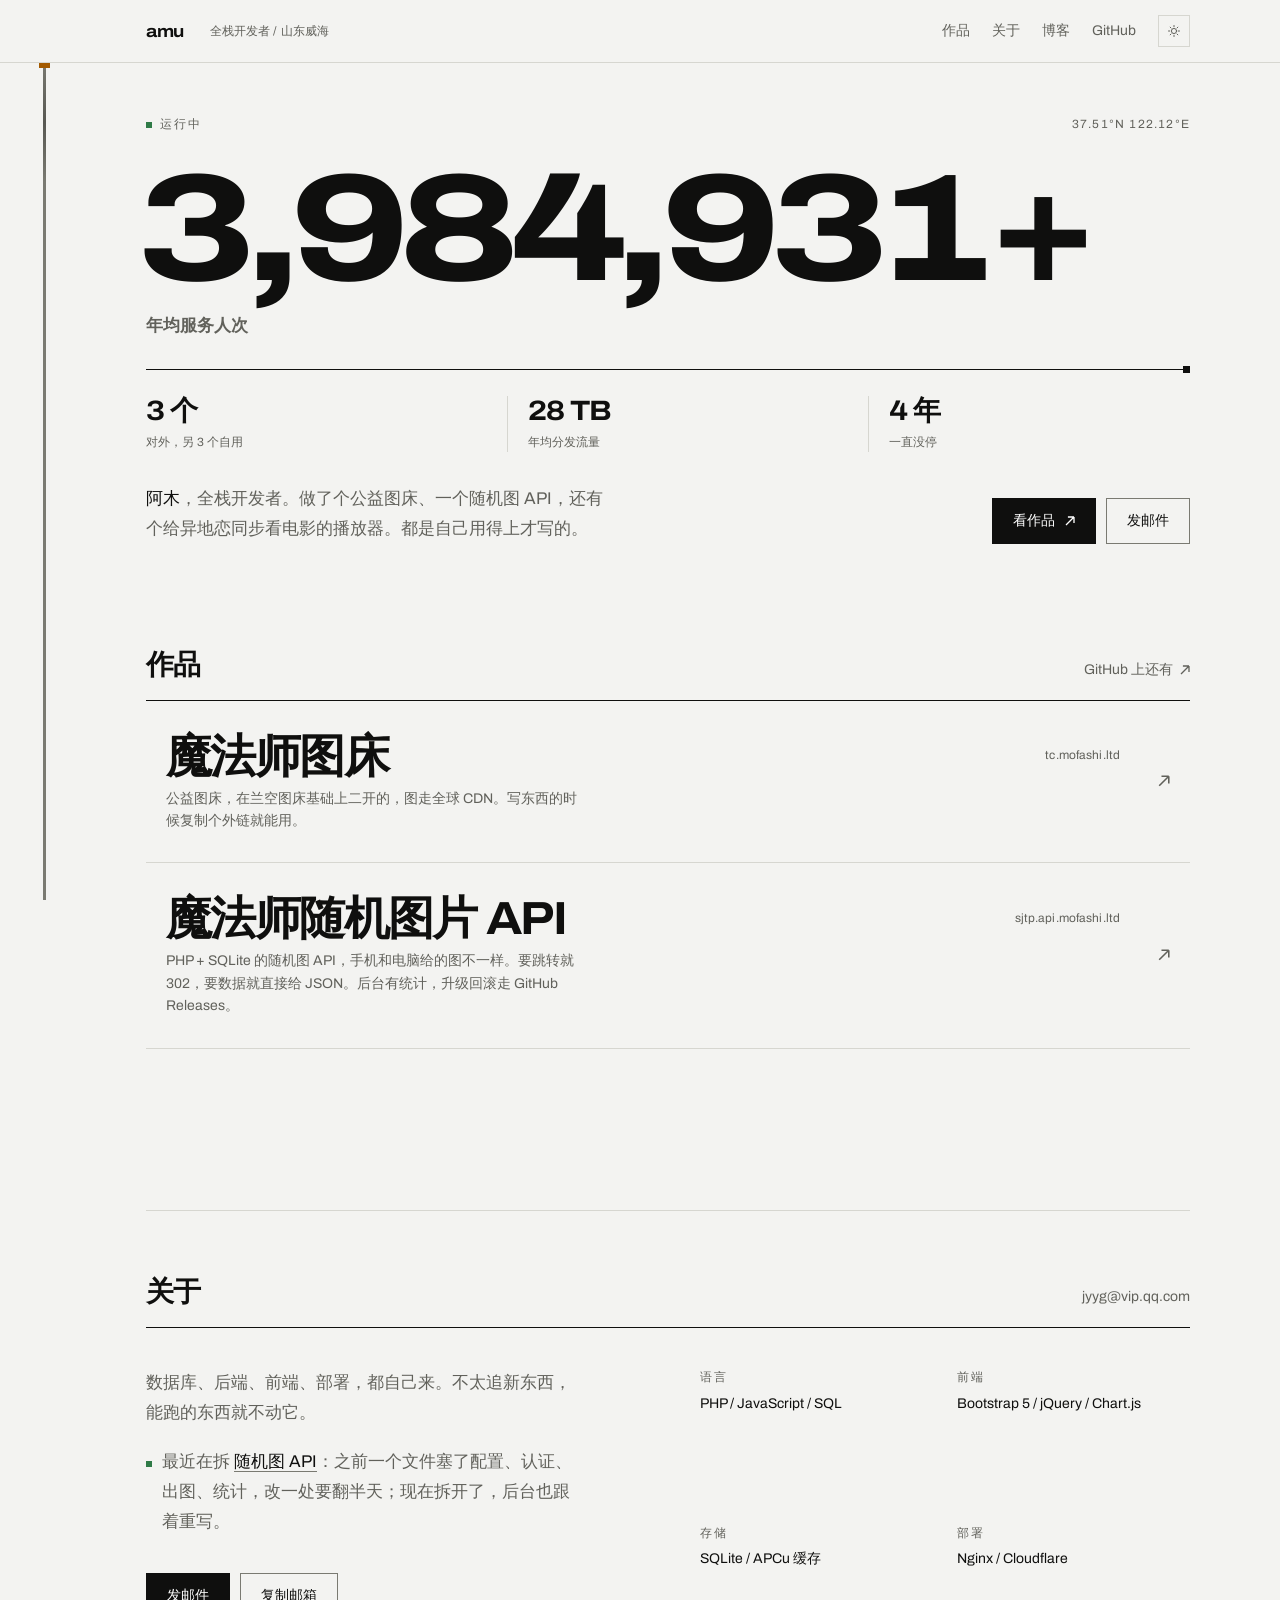
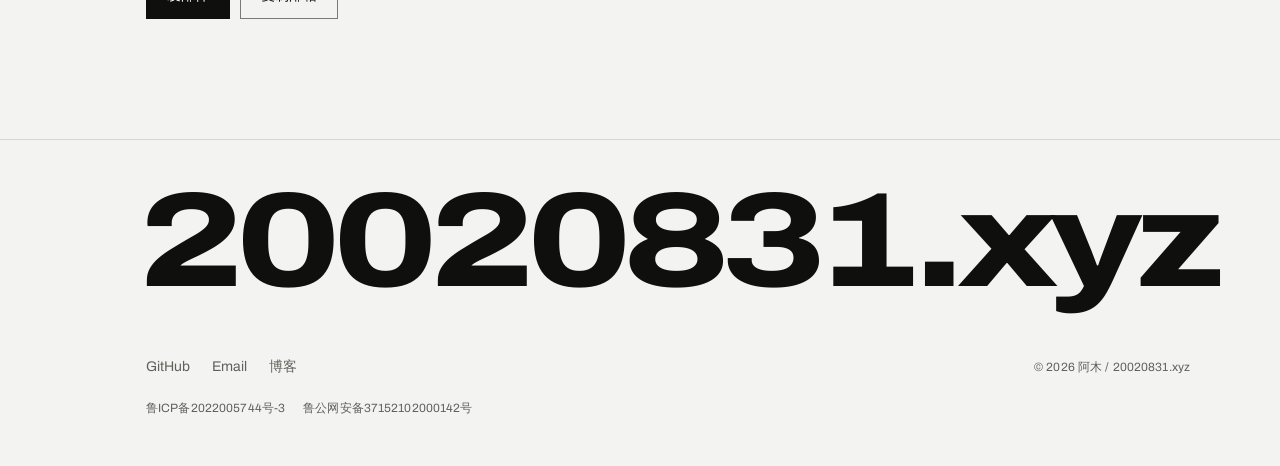
<file: index.html>
<!DOCTYPE html>
<html lang="zh-CN">
<head>
<meta charset="utf-8">
<meta name="viewport" content="width=device-width, initial-scale=1">
<title>阿木 AMU · 全栈开发者</title>
<meta name="description" content="阿木（AMU），全栈开发者，在山东威海。做公益图床、随机图 API，还有一个异地同步看电影的播放器。">
<link rel="canonical" href="https://20020831.xyz/">
<meta name="color-scheme" content="light dark">
<meta name="theme-color" media="(prefers-color-scheme: light)" content="#F3F3F1">
<meta name="theme-color" media="(prefers-color-scheme: dark)" content="#0C0C0B">
<meta name="author" content="阿木 AMU">
<meta name="format-detection" content="telephone=no,email=no,address=no">

<script>/* 主题：在样式生效前定下来，避免深色用户看到一帧白 */
(function(){try{var t=localStorage.getItem('amu-theme');if(t==='dark'||t==='light'){document.documentElement.setAttribute('data-theme',t);}}catch(e){}})();
</script>
<link rel="icon" href="favicon.ico" sizes="32x32">
<link rel="icon" href="assets/favicon.svg" type="image/svg+xml" sizes="any">
<link rel="apple-touch-icon" href="assets/apple-touch-icon.png">
<link rel="preload" href="assets/fonts/archivo-latin.woff2" as="font" type="font/woff2" crossorigin>
<link rel="stylesheet" href="assets/style.css">

<meta property="og:type" content="website">
<meta property="og:site_name" content="阿木 AMU">
<meta property="og:locale" content="zh_CN">
<meta property="og:url" content="https://20020831.xyz/">
<meta property="og:title" content="阿木 AMU · 全栈开发者">
<meta property="og:description" content="公益图床、随机图 API、异地同步看电影的播放器。">
<meta property="og:image" content="https://20020831.xyz/assets/og.png">
<meta property="og:image:type" content="image/png">
<meta property="og:image:width" content="1200">
<meta property="og:image:height" content="630">
<meta property="og:image:alt" content="阿木 AMU，全栈开发者">

<meta name="twitter:card" content="summary_large_image">
<meta name="twitter:title" content="阿木 AMU · 全栈开发者">
<meta name="twitter:description" content="公益图床、随机图 API、异地同步看电影的播放器。">
<meta name="twitter:image" content="https://20020831.xyz/assets/og.png">
<meta name="twitter:image:alt" content="阿木 AMU，全栈开发者">

<script type="application/ld+json">
{"@context":"https://schema.org","@type":"Person","@id":"https://20020831.xyz/#person","name":"阿木","alternateName":"AMU","url":"https://20020831.xyz/","image":"https://20020831.xyz/assets/og.png","jobTitle":"全栈开发者","email":"jyyg@vip.qq.com","homeLocation":{"@type":"Place","name":"山东威海"},"sameAs":["https://github.com/muziqiu2","https://blog.20020831.xyz/"],"knowsAbout":["PHP","JavaScript","SQL","Nginx","Cloudflare"]}
</script>
</head>
<body>

<a class="skip" href="#main">跳到主要内容</a>
<div class="bar" aria-hidden="true"></div>
<div class="rail" aria-hidden="true"><span class="fill"></span><span class="flow"></span><span class="head"></span></div>

<header class="top">
  <div class="wrap top-in">
    <a class="mark" href="/">amu</a>
    <p class="top-meta">全栈开发者 / 山东威海</p>
    <nav class="nav" aria-label="主导航">
      <a href="#work">作品</a>
      <a href="#about">关于</a>
      <a class="hide-s" href="https://blog.20020831.xyz/" target="_blank" rel="noopener">博客</a>
      <a class="hide-s" href="https://github.com/muziqiu2" target="_blank" rel="noopener">GitHub</a>
      <button class="theme" type="button" data-theme-toggle aria-pressed="false" aria-label="深色模式">
        <span class="sun" aria-hidden="true"><svg viewBox="0 0 24 24" width="14" height="14" fill="none" stroke="currentColor" stroke-width="1.7" stroke-linecap="round"><circle cx="12" cy="12" r="4.4"/><path d="M12 2.6v2.1M12 19.3v2.1M2.6 12h2.1M19.3 12h2.1M5.4 5.4l1.5 1.5M17.1 17.1l1.5 1.5M18.6 5.4l-1.5 1.5M6.9 17.1l-1.5 1.5"/></svg></span>
        <span class="moon" aria-hidden="true"><svg viewBox="0 0 24 24" width="14" height="14" fill="none" stroke="currentColor" stroke-width="1.7" stroke-linejoin="round"><path d="M20.4 13.3A8.5 8.5 0 1 1 10.7 3.6a6.7 6.7 0 0 0 9.7 9.7z"/></svg></span>
      </button>
    </nav>
  </div>
</header>

<main id="main" tabindex="-1">

  <section class="hero">
   <div class="wrap">
    <div class="hero-meta">
      <span class="status"><i aria-hidden="true"></i>运行中</span>
      <span class="coord">37.51&deg;N 122.12&deg;E</span>
    </div>

    <h1 class="hero-h1">
      <span class="mega" data-count="4000000" data-suffix="+" aria-hidden="true">4,000,000+</span>
      <span class="mega-cap" aria-hidden="true">年均服务人次</span>
      <span class="sr-only">年均服务 400 万人次</span>
    </h1>

    <div class="rule" aria-hidden="true"><span class="live"></span><span class="cap"></span></div>

    <div class="readings">
      <div><b>3 个</b><span>对外，另 3 个自用</span></div>
      <div><b>28 TB</b><span>年均分发流量</span></div>
      <div><b>4 年</b><span>一直没停</span></div>
    </div>

    <div class="hero-foot">
      <p class="lede"><strong>阿木</strong>，全栈开发者。做了个公益图床、一个随机图 API，还有个给异地恋同步看电影的播放器。都是自己用得上才写的。</p>
      <div class="cta">
        <a class="btn" href="#work">看作品 <svg class="arw" viewBox="0 0 10 10" width="10" height="10" aria-hidden="true"><path d="M1 9L9 1M9 1H2.9M9 1v6.1" fill="none" stroke="currentColor" stroke-width="1.3"/></svg></a>
        <a class="btn ghost" href="mailto:jyyg@vip.qq.com">发邮件</a>
      </div>
    </div>
   </div>
  </section>

  <section class="sec" id="work">
   <div class="wrap">
    <div class="sec-head">
      <h2>作品</h2>
      <a class="more" href="https://github.com/muziqiu2" target="_blank" rel="noopener">GitHub 上还有 <svg class="arw" viewBox="0 0 10 10" width="10" height="10" aria-hidden="true"><path d="M1 9L9 1M9 1H2.9M9 1v6.1" fill="none" stroke="currentColor" stroke-width="1.3"/></svg></a>
    </div>

    <ol class="index">
      <li>
        <a href="https://tc.mofashi.ltd/" target="_blank" rel="noopener">
          <span class="r-name">魔法师图床</span>
          <span class="r-desc">公益图床，在兰空图床基础上二开的，图走全球 CDN。写东西的时候复制个外链就能用。</span>
          <span class="r-host">tc.mofashi.ltd</span>
          <span class="r-go" aria-hidden="true"><svg viewBox="0 0 10 10" width="12" height="12"><path d="M1 9L9 1M9 1H2.9M9 1v6.1" fill="none" stroke="currentColor" stroke-width="1.3"/></svg></span>
        </a>
      </li>
      <li>
        <a href="https://sjtp.api.mofashi.ltd/" target="_blank" rel="noopener">
          <span class="r-name">魔法师随机图片 API</span>
          <span class="r-desc">PHP + SQLite 的随机图 API，手机和电脑给的图不一样。要跳转就 302，要数据就直接给 JSON。后台有统计，升级回滚走 GitHub Releases。</span>
          <span class="r-host">sjtp.api.mofashi.ltd</span>
          <span class="r-go" aria-hidden="true"><svg viewBox="0 0 10 10" width="12" height="12"><path d="M1 9L9 1M9 1H2.9M9 1v6.1" fill="none" stroke="currentColor" stroke-width="1.3"/></svg></span>
        </a>
      </li>
      <li>
        <a href="https://zybfq.mofashi.ltd/" target="_blank" rel="noopener">
          <span class="r-name">自由播放器</span>
          <span class="r-desc">给异地恋用的。扔个视频链接进去就能开房间，两个人一起暂停、一起快进。MP4 和 m3u8 都行，没有广告。</span>
          <span class="r-host">zybfq.mofashi.ltd</span>
          <span class="r-go" aria-hidden="true"><svg viewBox="0 0 10 10" width="12" height="12"><path d="M1 9L9 1M9 1H2.9M9 1v6.1" fill="none" stroke="currentColor" stroke-width="1.3"/></svg></span>
        </a>
      </li>
    </ol>
   </div>
  </section>

  <section class="sec" id="about">
   <div class="wrap">
    <div class="sec-head">
      <h2>关于</h2>
      <a class="more" href="mailto:jyyg@vip.qq.com">jyyg@vip.qq.com</a>
    </div>

    <div class="about">
      <div>
        <p>数据库、后端、前端、部署，都自己来。不太追新东西，能跑的东西就不动它。</p>
        <p class="now"><span class="dot" aria-hidden="true"></span><span>最近在拆 <a class="inline" href="https://github.com/muziqiu2/img-api" target="_blank" rel="noopener">随机图 API</a>：之前一个文件塞了配置、认证、出图、统计，改一处要翻半天；现在拆开了，后台也跟着重写。</span></p>
        <div class="about-cta">
          <a class="btn" href="mailto:jyyg@vip.qq.com">发邮件</a>
          <button class="btn ghost copy-btn" type="button" data-copy="jyyg@vip.qq.com"><span class="txt">复制邮箱</span></button>
        </div>
        <p class="copy-hint" role="status" aria-live="polite"></p>
      </div>

      <dl class="spec">
        <div><dt>语言</dt><dd>PHP / JavaScript / SQL</dd></div>
        <div><dt>前端</dt><dd>Bootstrap 5 / jQuery / Chart.js</dd></div>
        <div><dt>存储</dt><dd>SQLite / APCu 缓存</dd></div>
        <div><dt>部署</dt><dd>Nginx / Cloudflare</dd></div>
      </dl>
    </div>
   </div>
  </section>

</main>

<footer>
  <div class="wrap">
    <p class="foot-mark" aria-hidden="true">20020831.xyz</p>
    <div class="foot-row">
      <div class="foot-links">
        <a href="https://github.com/muziqiu2" target="_blank" rel="noopener">GitHub</a>
        <a href="mailto:jyyg@vip.qq.com">Email</a>
        <a href="https://blog.20020831.xyz/" target="_blank" rel="noopener">博客</a>
      </div>
      <p class="foot-legal">&copy; 2026 阿木 / 20020831.xyz</p>
    </div>
    <div class="foot-legal foot-beian">
      <a href="https://beian.miit.gov.cn/" target="_blank" rel="nofollow noopener">鲁ICP备2022005744号-3</a>
      <a href="https://beian.mps.gov.cn/#/query/webSearch?code=37152102000142" target="_blank" rel="nofollow noopener">鲁公网安备37152102000142号</a>
    </div>
  </div>
</footer>

<script>
/* ============================================================
   运行中 / Uptime
   1. 无 JS 时内容完整可读，数字直接显示终值
   2. 所有动效尊重 prefers-reduced-motion
   3. 滚动只写一个 CSS 变量，不做布局读写
   ============================================================ */
(function () {
  var html = document.documentElement;
  html.classList.add('js');
  var reduce = window.matchMedia('(prefers-reduced-motion: reduce)');

  /* ---------- 主题 ---------- */
  var KEY = 'amu-theme';
  var toggle = document.querySelector('[data-theme-toggle]');

  function resolved() {
    var t = html.getAttribute('data-theme');
    if (t) return t;
    return window.matchMedia('(prefers-color-scheme: dark)').matches ? 'dark' : 'light';
  }
  function paintThemeMeta(isDark) {
    var metas = document.querySelectorAll('meta[name="theme-color"]');
    for (var i = 0; i < metas.length; i++) {
      metas[i].setAttribute('content', isDark ? '#0C0C0B' : '#F3F3F1');
    }
  }
  function paintBtn() {
    if (!toggle) return;
    var isDark = resolved() === 'dark';
    toggle.setAttribute('aria-pressed', isDark ? 'true' : 'false');
    toggle.setAttribute('aria-label', isDark ? '浅色模式' : '深色模式');
    paintThemeMeta(isDark);
  }
  try {
    var saved = localStorage.getItem(KEY);
    if (saved === 'dark' || saved === 'light') html.setAttribute('data-theme', saved);
  } catch (e) {}
  paintBtn();

  if (toggle) {
    toggle.addEventListener('click', function () {
      var next = resolved() === 'dark' ? 'light' : 'dark';
      html.setAttribute('data-theme', next);
      try { localStorage.setItem(KEY, next); } catch (e) {}
      paintBtn();
    });
  }
  window.matchMedia('(prefers-color-scheme: dark)').addEventListener('change', function () {
    if (!html.getAttribute('data-theme')) paintBtn();
  });

  /* ---------- 轨道进度 + 导航高亮 ---------- */
  var navLinks = [].slice.call(document.querySelectorAll('.nav a[href^="#"]'));
  var targets = navLinks.map(function (a) { return document.querySelector(a.getAttribute('href')); });
  var marks = [];
  var scrollMax = 0;

  function measure() {
    marks = targets.map(function (el) {
      return el ? el.getBoundingClientRect().top + window.scrollY : Infinity;
    });
    scrollMax = document.documentElement.scrollHeight - window.innerHeight;
  }
  function paint() {
    var y = window.scrollY;
    html.style.setProperty('--p', (scrollMax > 0 ? Math.min(1, Math.max(0, y / scrollMax)) : 0).toFixed(4));

    var line = y + window.innerHeight * 0.35;
    var current = -1;
    for (var i = 0; i < marks.length; i++) if (marks[i] <= line) current = i;
    navLinks.forEach(function (a, i) {
      if (i === current) a.setAttribute('aria-current', 'true');
      else a.removeAttribute('aria-current');
    });
  }
  window.addEventListener('scroll', paint, { passive: true });
  window.addEventListener('resize', function () { measure(); paint(); });
  window.addEventListener('load', measure);
  measure();
  paint();
  setTimeout(measure, 600);
  if (document.fonts && document.fonts.ready) document.fonts.ready.then(measure);

  /* ---------- 通电：进门时水平轨道从左推到底 ---------- */
  setTimeout(function () { html.classList.add('is-live'); }, 90);

  /* ---------- 数字滚动：一次，滚完就停 ---------- */
  var el = document.querySelector('[data-count]');
  if (el) {
    var target = parseInt(el.getAttribute('data-count'), 10);
    var suffix = el.getAttribute('data-suffix') || '';
    var fmt = function (n) { return n.toLocaleString('en-US') + suffix; };
    if (!isFinite(target)) target = 0;
    if (reduce.matches) {
      el.textContent = fmt(target);
    } else {
      var dur = 1500;
      var start = null;
      var step = function (t) {
        if (start === null) start = t;
        var k = Math.min(1, (t - start) / dur);
        var e = 1 - Math.pow(1 - k, 3);
        el.textContent = fmt(Math.round(target * e));
        if (k < 1) requestAnimationFrame(step);
        else el.textContent = fmt(target);
      };
      setTimeout(function () { requestAnimationFrame(step); }, 260);
      /* 兜底：标签页切走 / rAF 被节流时，别让数字卡在中间值 */
      setTimeout(function () { el.textContent = fmt(target); }, dur + 700);
    }
  }

  /* ---------- 作品行揭示 ---------- */
  var rows = [].slice.call(document.querySelectorAll('.index a'));
  if ('IntersectionObserver' in window && !reduce.matches) {
    var io = new IntersectionObserver(function (entries) {
      entries.forEach(function (en) {
        if (!en.isIntersecting) return;
        en.target.classList.add('is-in');
        io.unobserve(en.target);
      });
    }, { threshold: 0.01 });
    rows.forEach(function (r) {
      if (r.getBoundingClientRect().top < window.innerHeight) r.classList.add('is-in');
      else io.observe(r);
    });
  } else {
    rows.forEach(function (r) { r.classList.add('is-in'); });
  }
  setTimeout(function () {
    rows.forEach(function (r) { r.classList.add('is-in'); });
  }, 2500);

  /* ---------- 复制邮箱 ---------- */
  var copyBtn = document.querySelector('[data-copy]');
  var hint = document.querySelector('.copy-hint');
  var hintTimer;
  function flash(msg) {
    if (!hint) return;
    hint.textContent = msg;
    hint.classList.add('is-on');
    clearTimeout(hintTimer);
    hintTimer = setTimeout(function () { hint.classList.remove('is-on'); }, 2200);
  }
  if (copyBtn) {
    copyBtn.addEventListener('click', function () {
      var text = copyBtn.getAttribute('data-copy');
      var label = copyBtn.querySelector('.txt');
      function done(ok) {
        copyBtn.classList.toggle('is-done', ok);
        if (label) label.textContent = ok ? '已复制' : '复制失败';
        flash(ok ? '复制了' : '没复制上，地址在标题右边');
        setTimeout(function () {
          copyBtn.classList.remove('is-done');
          if (label) label.textContent = '复制邮箱';
        }, 2200);
      }
      if (navigator.clipboard && navigator.clipboard.writeText) {
        navigator.clipboard.writeText(text).then(function () { done(true); }, function () { done(false); });
      } else {
        try {
          var ta = document.createElement('textarea');
          ta.value = text;
          ta.setAttribute('readonly', '');
          ta.style.position = 'fixed';
          ta.style.opacity = '0';
          document.body.appendChild(ta);
          ta.select();
          var ok = document.execCommand('copy');
          document.body.removeChild(ta);
          done(ok);
        } catch (e) { done(false); }
      }
    });
  }
})();
</script>
</body>
</html>
</file>
<file: assets/style.css>
/* ============================================================
   运行中 / Uptime
   概念：这不是一份简历，是一台跑了四年的机器的运行画面。
   规则：一条轨道贯通全站，滚到哪通电到哪。
   ============================================================ */

@font-face{
  font-family:'Archivo';
  src:url('fonts/archivo-latin.woff2') format('woff2');
  font-weight:400 800;
  font-stretch:62% 125%;
  font-style:normal;
  font-display:swap;
}

/* ---------- tokens ---------- */
:root{
  color-scheme:light;
  --ground:#F3F3F1; --surface:#E9E9E5;
  --ink:#0F0F0E; --muted:#61615B;
  --line:#D6D6D0; --line-strong:#7A7A72;
  --accent:#A35A00; --accent-on:#FFFFFF;
  --rail-fill:#0F0F0E;
  --live:#2F7A47;
  --btn-bg:#0F0F0E; --btn-fg:#FFFFFF;

  --f:'Archivo',-apple-system,BlinkMacSystemFont,'Segoe UI','PingFang SC','Hiragino Sans GB','Microsoft YaHei',sans-serif;

  --t-mega:clamp(2.5rem,0.4rem + 11.4vw,9.6rem);
  --t-xl:clamp(1.7rem,1.2rem + 2.2vw,2.9rem);
  --t-l:clamp(1.3rem,1.14rem + 0.9vw,1.75rem);
  --t-body:clamp(1rem,0.96rem + 0.2vw,1.0625rem);
  --t-s:0.875rem;
  --t-xs:0.75rem;
  --t-2xs:0.75rem;

  --ease:cubic-bezier(.22,1,.36,1);
  --p:0;
}
@media (prefers-color-scheme:dark){
  :root:not([data-theme="light"]){
    color-scheme:dark;
    --ground:#0C0C0B; --surface:#151513;
    --ink:#EDEDE9; --muted:#8A8A82;
    --line:#262623; --line-strong:#7C7C74;
    --accent:#FFB000; --accent-on:#0C0C0B;
    --rail-fill:#FFB000;
    --live:#5FBF7F;
    --btn-bg:#EDEDE9; --btn-fg:#0C0C0B;
  }
}
:root[data-theme="dark"]{
  color-scheme:dark;
  --ground:#0C0C0B; --surface:#151513;
  --ink:#EDEDE9; --muted:#8A8A82;
  --line:#262623; --line-strong:#7C7C74;
  --accent:#FFB000; --accent-on:#0C0C0B;
  --rail-fill:#FFB000;
  --live:#5FBF7F;
  --btn-bg:#EDEDE9; --btn-fg:#0C0C0B;
}

*{margin:0;padding:0;box-sizing:border-box}
html{-webkit-text-size-adjust:100%;scroll-behavior:smooth;scroll-padding-top:84px}
body{
  font-family:var(--f);
  font-size:var(--t-body);
  line-height:1.62;
  background:var(--ground);
  color:var(--ink);
  -webkit-font-smoothing:antialiased;
  text-rendering:optimizeLegibility;
}
a{color:inherit;text-decoration:none}
img,svg{display:block}
::selection{background:var(--accent);color:var(--accent-on)}

.wrap{width:100%;max-width:1180px;margin:0 auto;padding:0 26px}
@media (min-width:1080px){ .wrap{padding-left:96px;padding-right:40px} }

.skip{position:fixed;left:-9999px;top:0;z-index:99;background:var(--surface);
  color:var(--ink);padding:12px 18px;font-size:var(--t-s);border:1px solid var(--line-strong)}
.skip:focus{left:16px;top:16px}

/* ============================================================
   轨道：桌面左侧竖轨 / 移动端顶部横条
   同一个 --p 驱动，滚到哪亮到哪
   ============================================================ */
.bar{position:fixed;top:0;left:0;right:0;height:2px;z-index:20;
  background:var(--accent);transform:scaleX(var(--p));transform-origin:0 50%;
  pointer-events:none}
@media (min-width:1080px){ .bar{display:none} }

.rail{display:none}
@media (min-width:1080px){
  .rail{display:block;position:fixed;top:62px;bottom:0;left:43px;width:3px;
    background:var(--line-strong);z-index:6;pointer-events:none}
  .rail .fill{position:absolute;inset:0;background:var(--rail-fill);
    transform:scaleY(var(--p));transform-origin:50% 0}
  .rail .head{position:absolute;left:-4px;top:calc(var(--p) * 100%);
    width:11px;height:11px;margin-top:-5px;background:var(--accent)}
  /* 空闲态：一段微光沿轨道缓慢下行，和滚动无关，是"还在流"的暗示 */
  .rail .flow{position:absolute;left:0;width:3px;height:120px;
    background:linear-gradient(180deg,transparent,var(--rail-fill),transparent);
    opacity:.32;animation:flow 7s linear infinite}
}
@keyframes flow{
  from{top:-120px}
  to{top:100%}
}

/* ============================================================
   顶栏
   ============================================================ */
.top{position:sticky;top:0;z-index:10;background:var(--ground);
  border-bottom:1px solid var(--line)}
.top-in{display:flex;align-items:center;min-height:62px;gap:0}

.mark{font-size:1.0625rem;font-weight:700;font-stretch:112%;
  letter-spacing:-.025em;line-height:1;padding:8px 0;
  transition:color .18s}
.mark:hover{color:var(--accent)}

.top-meta{font-size:var(--t-xs);color:var(--muted);letter-spacing:.01em;
  margin-left:26px;margin-right:auto;padding-top:2px}

.nav{display:flex;align-items:center;gap:22px;font-size:var(--t-s);margin-left:auto}
.nav a{position:relative;padding:6px 0;color:var(--muted);
  transition:color .18s}
.nav a::after{content:'';position:absolute;left:0;bottom:2px;height:1px;width:100%;
  background:var(--ink);transform:scaleX(0);transform-origin:0 50%;
  transition:transform .34s var(--ease)}
.nav a:hover{color:var(--ink)}
.nav a:hover::after{transform:scaleX(1)}
.nav a[aria-current="true"]{color:var(--ink)}
.nav a[aria-current="true"]::after{transform:scaleX(1);background:var(--accent)}

.theme{display:inline-flex;align-items:center;justify-content:center;
  width:32px;height:32px;flex:none;background:transparent;border:1px solid var(--line);
  color:var(--muted);cursor:pointer;line-height:0;
  transition:color .18s,border-color .18s}
.theme:hover{color:var(--accent);border-color:var(--line-strong)}
.theme .moon{display:none}
:root[data-theme="dark"] .theme .moon{display:block}
:root[data-theme="dark"] .theme .sun{display:none}
@media (prefers-color-scheme:dark){
  :root:not([data-theme="light"]) .theme .moon{display:block}
  :root:not([data-theme="light"]) .theme .sun{display:none}
}

/* ============================================================
   首屏
   ============================================================ */
.hero{padding:clamp(38px,5.4vw,74px) 0 clamp(34px,4.4vw,54px)}

.hero-meta{display:flex;align-items:baseline;justify-content:space-between;gap:16px}
.status{display:inline-flex;align-items:center;gap:8px;
  font-size:var(--t-2xs);letter-spacing:.16em;text-transform:uppercase;color:var(--muted)}
.status i{width:6px;height:6px;background:var(--live);flex:none;
  animation:breathe 3.4s ease-in-out infinite}
@keyframes breathe{0%,100%{opacity:1}50%{opacity:.22}}
.coord{font-size:var(--t-2xs);letter-spacing:.1em;color:var(--muted);
  font-variant-numeric:tabular-nums}

.hero-h1{margin-top:clamp(26px,4vw,46px)}
.mega{display:block;font-size:var(--t-mega);font-weight:800;font-stretch:122%;
  line-height:.82;letter-spacing:-.05em;margin-left:-.05em;
  font-variant-numeric:tabular-nums;text-wrap:nowrap}
.mega-cap{display:block;margin-top:clamp(20px,2.6vw,30px);max-width:34em;
  font-size:1.0625rem;color:var(--muted);letter-spacing:0;line-height:1.62}

/* 通电的水平轨道：进门时从左推到右；无 JS 时直接是满的 */
.rule{position:relative;height:1px;background:var(--line);
  margin-top:clamp(28px,4vw,44px)}
.rule .live{position:absolute;inset:0;background:var(--ink);
  transform:scaleX(1);transform-origin:0 50%}
.rule .cap{position:absolute;right:0;top:-3px;width:7px;height:7px;
  background:var(--ink);opacity:1}
.js .rule .live{transform:scaleX(0);transition:transform 1.05s var(--ease)}
.js .rule .cap{opacity:0;transition:opacity .3s ease .95s}
.js.is-live .rule .live{transform:scaleX(1)}
.js.is-live .rule .cap{opacity:1}

/* 读数：不套卡片，只有数字和标签 */
.readings{display:grid;grid-template-columns:repeat(3,1fr);
  gap:clamp(16px,3vw,40px);margin-top:clamp(26px,3.4vw,38px)}
.readings div{border-left:1px solid var(--line);padding-left:clamp(12px,1.6vw,20px)}
.readings div:first-child{border-left:0;padding-left:0}
.readings b{display:block;font-size:var(--t-l);font-weight:700;font-stretch:112%;
  letter-spacing:-.03em;line-height:1.1;font-variant-numeric:tabular-nums}
.readings span{display:block;margin-top:6px;font-size:var(--t-xs);color:var(--muted)}

.hero-foot{margin-top:clamp(30px,4vw,46px);display:grid;
  grid-template-columns:1fr auto;gap:clamp(20px,4vw,48px);align-items:end}
.lede{font-size:var(--t-body);line-height:1.75;color:var(--muted);max-width:46ch}
.lede strong{color:var(--ink);font-weight:500}

.cta{display:flex;gap:10px;flex-wrap:wrap}

.btn{display:inline-flex;align-items:center;gap:10px;
  font-family:inherit;font-size:var(--t-s);font-weight:500;
  min-height:46px;padding:0 20px;border:1px solid var(--btn-bg);
  background:var(--btn-bg);color:var(--btn-fg);cursor:pointer;
  transition:background .22s ease,color .22s ease,border-color .22s ease,transform .22s var(--ease)}
.btn .arw{transition:transform .28s var(--ease)}
.btn:hover{background:var(--accent);border-color:var(--accent);color:var(--accent-on);
  transform:translateX(2px)}
.btn:hover .arw{transform:translate(3px,-3px)}
.btn:active{transform:translate(2px,1px)}
.btn.ghost{background:transparent;color:var(--ink);border-color:var(--line-strong)}
.btn.ghost:hover{background:transparent;color:var(--accent);border-color:var(--accent)}
.btn.ghost:hover .arw{transform:none}

/* ============================================================
   章节头
   ============================================================ */
.sec{padding:clamp(58px,7vw,84px) 0 0}
.sec-head{display:flex;align-items:baseline;justify-content:space-between;
  gap:20px;padding-bottom:14px;border-bottom:1px solid var(--ink)}
.sec-head h2{font-size:var(--t-l);font-weight:700;font-stretch:110%;
  letter-spacing:-.03em;line-height:1.2}
.more{font-size:var(--t-s);color:var(--muted);display:inline-flex;
  align-items:center;gap:7px;padding:4px 0;transition:color .18s}
.more .arw{transition:transform .26s var(--ease)}
.more:hover{color:var(--ink)}
.more:hover .arw{transform:translate(3px,-3px)}

/* ============================================================
   作品：索引行，不是卡片
   整行就是一个链接，hover 时琥珀从左填满
   ============================================================ */
.index{list-style:none}
.index li{border-bottom:1px solid var(--line)}

.index a{position:relative;isolation:isolate;
  display:grid;grid-template-columns:1fr auto 22px;
  grid-template-areas:"name host go" "desc desc go";
  gap:6px 28px;align-items:baseline;
  padding:clamp(20px,2.6vw,30px) clamp(12px,2vw,20px);
  transition:color .3s ease}
.index a::before{content:'';position:absolute;inset:0;z-index:-1;
  background:var(--accent);transform:scaleX(0);transform-origin:0 50%;
  transition:transform .5s var(--ease)}
.index a:hover::before,
.index a:focus-visible::before{transform:scaleX(1)}

.r-name{grid-area:name;font-size:var(--t-xl);font-weight:700;font-stretch:108%;
  letter-spacing:-.035em;line-height:1.1;
  transition:transform .4s var(--ease)}
.r-desc{grid-area:desc;font-size:var(--t-s);color:var(--muted);line-height:1.6;
  max-width:52ch;transition:color .3s ease}
.r-host{grid-area:host;font-size:var(--t-xs);color:var(--muted);
  font-variant-numeric:tabular-nums;letter-spacing:.01em;
  transition:color .3s ease;align-self:center}
.r-go{grid-area:go;align-self:center;justify-self:end;color:var(--muted);
  transition:transform .3s var(--ease),color .3s ease}

.index a:hover,.index a:focus-visible{color:var(--accent-on)}
.index a:hover .r-desc,
.index a:hover .r-host,
.index a:hover .r-go,
.index a:focus-visible .r-desc,
.index a:focus-visible .r-host,
.index a:focus-visible .r-go{color:var(--accent-on)}
.index a:hover .r-name,
.index a:focus-visible .r-name{transform:translateX(8px)}
.index a:hover .r-go,
.index a:focus-visible .r-go{transform:translate(3px,-3px)}

/* 揭示：只编排这一处 */
.js .index a{opacity:0;clip-path:inset(0 0 100% 0);transform:translateY(12px)}
.js .index a.is-in{opacity:1;clip-path:inset(0);transform:none}
.index li:nth-child(1) a.is-in{transition:opacity .5s ease,clip-path .72s var(--ease),transform .72s var(--ease)}
.index li:nth-child(2) a.is-in{transition:opacity .5s ease .07s,clip-path .72s var(--ease) .07s,transform .72s var(--ease) .07s}
.index li:nth-child(3) a.is-in{transition:opacity .5s ease .14s,clip-path .72s var(--ease) .14s,transform .72s var(--ease) .14s}

/* ============================================================
   关于
   ============================================================ */
.about{display:grid;grid-template-columns:1fr 1fr;
  gap:clamp(28px,5vw,72px);padding-top:clamp(26px,3.4vw,40px)}
.about p{color:var(--muted);line-height:1.78;max-width:44ch}
.about p + p{margin-top:18px}
.about .now{display:flex;gap:10px;align-items:baseline}
.about .now .dot{width:6px;height:6px;background:var(--live);flex:none;
  margin-top:9px;animation:breathe 3.4s ease-in-out infinite}
.about .now span{flex:1}
.about a.inline{color:var(--ink);border-bottom:1px solid var(--line-strong);
  transition:border-color .2s,color .2s}
.about a.inline:hover{color:var(--accent);border-color:var(--accent)}

.spec{display:grid;grid-template-columns:1fr 1fr;gap:clamp(18px,2.6vw,30px) 24px}
.spec dt{font-size:var(--t-2xs);letter-spacing:.14em;text-transform:uppercase;
  color:var(--muted);margin-bottom:5px}
.spec dd{font-size:var(--t-s);line-height:1.5;color:var(--ink)}

.about-cta{margin-top:clamp(26px,3vw,36px);display:flex;gap:10px;flex-wrap:wrap}
.copy-hint{font-size:var(--t-xs);color:var(--muted);margin-top:12px;min-height:18px;
  opacity:0;transition:opacity .25s}
.copy-hint.is-on{opacity:1;color:var(--accent)}
.copy-btn.is-done{border-color:var(--accent);color:var(--accent)}

/* ============================================================
   页脚：一次收尾的构图
   ============================================================ */
footer{margin-top:clamp(52px,7vw,96px);border-top:1px solid var(--line);
  padding:clamp(30px,4vw,44px) 0 clamp(28px,3.4vw,40px)}
.foot-mark{font-size:clamp(1.9rem,10.8vw,8.4rem);font-weight:800;font-stretch:122%;
  line-height:.86;letter-spacing:-.045em;margin-left:-.045em;
  color:var(--ink);user-select:none;font-variant-numeric:tabular-nums}
.foot-row{display:flex;justify-content:space-between;align-items:baseline;
  gap:16px 32px;flex-wrap:wrap;margin-top:clamp(34px,4.4vw,52px)}
.foot-links{display:flex;gap:22px;flex-wrap:wrap;font-size:var(--t-s)}
.foot-links a{color:var(--muted);transition:color .18s;
  display:inline-flex;align-items:center;min-height:32px}
.foot-links a:hover{color:var(--ink)}
.foot-legal{font-size:var(--t-2xs);color:var(--muted);letter-spacing:.01em}
.foot-legal a{border-bottom:1px solid transparent;transition:border-color .2s,color .2s;
  display:inline-flex;align-items:center;min-height:32px}
.foot-legal a:hover{color:var(--ink);border-color:var(--line-strong)}
.foot-beian{margin-top:10px;display:flex;gap:18px;flex-wrap:wrap}

/* ---------- 焦点 ---------- */
.sr-only{position:absolute;width:1px;height:1px;overflow:hidden;clip-path:inset(50%);white-space:nowrap}
a:focus-visible,button:focus-visible{outline:2px solid var(--accent);outline-offset:3px}
/* 作品行被填满时，外圈琥珀框会消失，改成内嵌反色框 */
.index a:focus-visible{outline:2px solid var(--accent-on);outline-offset:-6px}

/* ============================================================
   响应式
   ============================================================ */
@media (max-width:900px){
  .hero-foot{grid-template-columns:1fr}
  .about{grid-template-columns:1fr}
  .about p{max-width:none}
}
@media (max-width:640px){
  .wrap{padding:0 20px}
  .top-in{min-height:56px;gap:14px}
  .top-meta{display:none}
  .nav{gap:16px;font-size:var(--t-xs)}
  .nav a.hide-s{display:none}
  .readings{grid-template-columns:1fr;gap:0}
  .readings div{border-left:0;padding-left:0;padding:14px 0;
    border-top:1px solid var(--line);display:flex;align-items:baseline;
    justify-content:space-between;gap:16px}
  .readings div:first-child{border-top:0}
  .readings b{font-size:var(--t-body);font-weight:700}
  .readings span{margin-top:0;font-size:var(--t-s)}
  .index a{grid-template-columns:1fr 18px;
    grid-template-areas:"name go" "desc go" "host go";gap:4px 14px}
  .r-name{font-size:clamp(1.25rem,6.2vw,1.6rem)}
  .r-host{align-self:start;margin-top:6px}
  .spec{grid-template-columns:1fr;gap:18px}
  .foot-links{gap:16px}
}

/* P0：桌面首屏前移，让第一张作品落进折线（不改巨型数字字号） */
@media (min-width:901px){
  .hero{padding:52px 0 40px}
  .hero-h1{margin-top:32px}
  .mega-cap{margin-top:20px}
  .rule{margin-top:30px}
  .readings{margin-top:26px}
  .hero-foot{margin-top:32px}
  .sec{padding-top:64px}
}

@media (prefers-reduced-motion:reduce){
  html{scroll-behavior:auto}
  .status i,.about .now .dot,.rail .flow{animation:none}
  .rule .live{transition:none}
  .js .rule .live{transition:none;transform:scaleX(1)}
  .js .rule .cap{transition:none;opacity:1}
  .js .index a{opacity:1;clip-path:none;transform:none}
  .index a::before,.btn,.index a:hover .r-name{transition:none}
  .index a:hover .r-name,.index a:focus-visible .r-name{transform:none}
}

@media print{
  .top,.bar,.rail,.cta,.theme,.copy-hint,.status{display:none}
  body{background:#fff;color:#000}
  .foot-mark{font-size:60pt}
}
</file>
